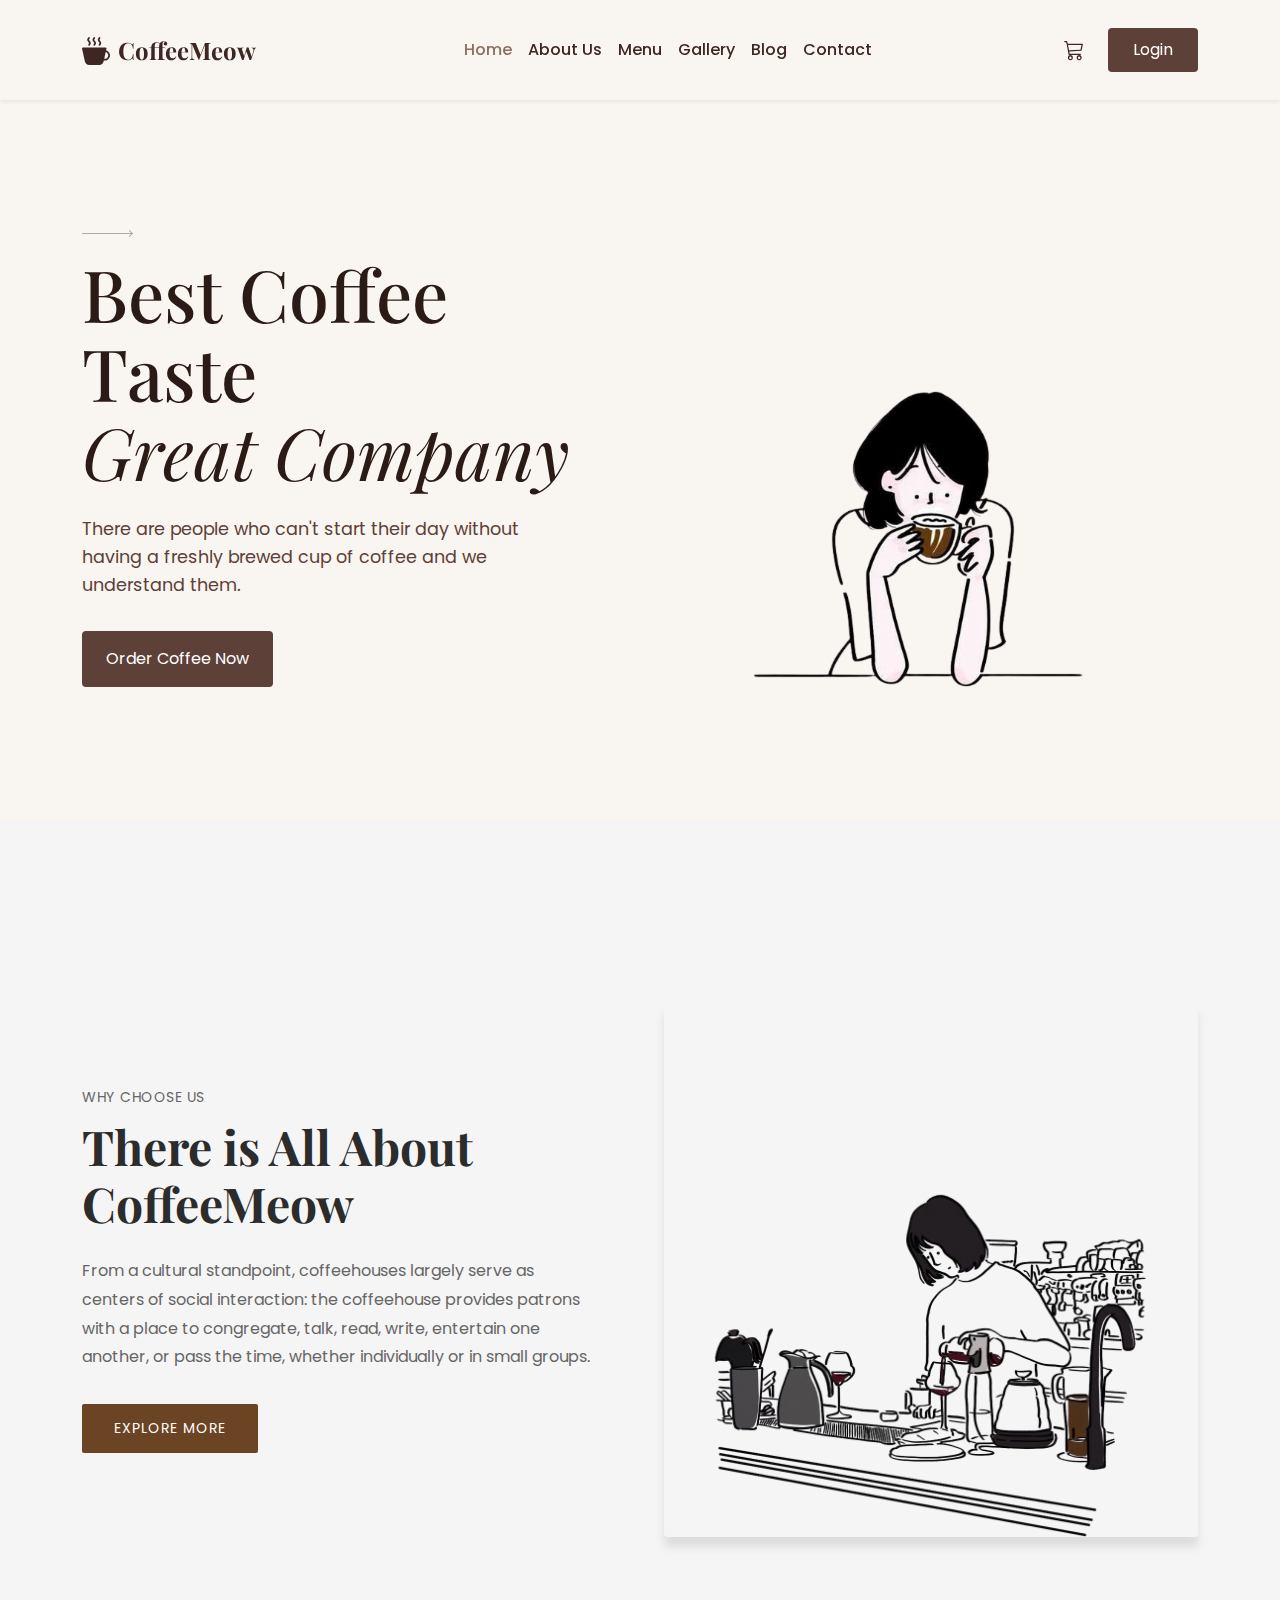
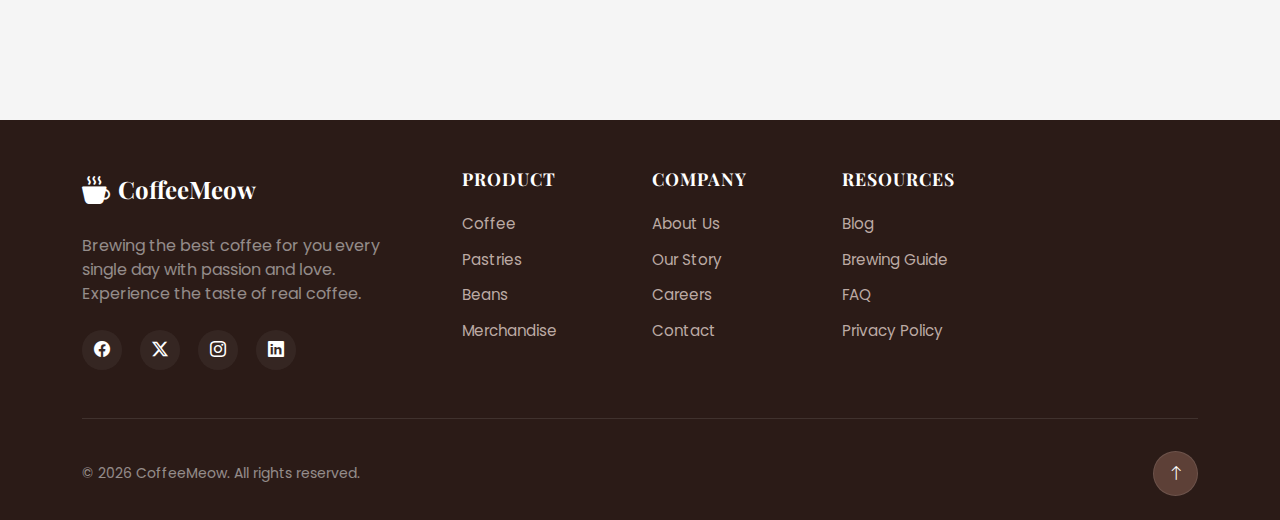
<file: index.html>
<!DOCTYPE html>
<html lang="en">
<head>
    <meta charset="UTF-8">
    <meta name="viewport" content="width=device-width, initial-scale=1.0">
    <title>Landing Page</title>
    <link href="https://cdn.jsdelivr.net/npm/bootstrap@5.3.0/dist/css/bootstrap.min.css" rel="stylesheet">
    <link rel="stylesheet" href="styles.css">
     <link rel="stylesheet" href="https://cdn.jsdelivr.net/npm/bootstrap-icons@1.11.1/font/bootstrap-icons.css">
    <!-- Google Fonts -->
    <link rel="preconnect" href="https://fonts.googleapis.com">
    <link rel="preconnect" href="https://fonts.gstatic.com" crossorigin>
    <link href="https://fonts.googleapis.com/css2?family=Playfair+Display:ital,wght@0,400;0,600;0,700;1,400&family=Poppins:wght@300;400;500;600&display=swap" rel="stylesheet">



</head>
<body>
  
  <div class="bg-cream min-vh-100 d-flex flex-column">
        <!-- Navbar -->
        <nav class="navbar navbar-expand-lg bg-cream sticky-top py-4 shadow-sm" data-bs-theme="light">
            <div class="container">
                <a class="navbar-brand text-coffee d-flex align-items-center gap-2" href="index.html">
                    <i class="bi bi-cup-hot-fill fs-3"></i>
                    <span>CoffeeMeow</span>
                </a>
                
                <button 
                    class="navbar-toggler border-0" 
                    type="button" 
                    data-bs-toggle="collapse" 
                    data-bs-target="#navbarNav" 
                    aria-controls="navbarNav" 
                    aria-expanded="false" 
                    aria-label="Toggle navigation"
                >
                    <span class="navbar-toggler-icon"></span>
                </button>
    
                <div class="collapse navbar-collapse" id="navbarNav">
                    <ul class="navbar-nav mx-auto mb-2 mb-lg-0 align-items-center">
                        <li class="nav-item">
                            <a class="nav-link active " aria-current="page" href="index.html">Home</a>
                        </li>
                        <li class="nav-item">
                            <a class="nav-link" href="about.html">About Us</a>
                        </li>
                        <li class="nav-item">
                            <a class="nav-link" href="#">Menu</a>
                        </li>
                        <li class="nav-item">
                            <a class="nav-link" href="#">Gallery</a>
                        </li>
                        <li class="nav-item">
                            <a class="nav-link" href="#">Blog</a>
                        </li>
                        <li class="nav-item">
                            <a class="nav-link" href="contact.html">Contact</a>
                        </li>
                    </ul>
                    
                    <div class="d-flex align-items-center justify-content-center gap-4 mt-3 mt-lg-0 pb-3 pb-lg-0">
                        <a href="#" class="text-coffee position-relative nav-link p-0">
                            <i class="bi bi-cart3 fs-5"></i>
                        </a>
                        <a href="login.html" class="btn btn-coffee">Login</a>
                    </div>
                </div>
            </div>
        </nav>
    
        <!-- Hero Section -->
        <section class="hero-section flex-grow-1">
            <div class="container">
                <div class="row align-items-center">
                    <!-- Left Content -->
                    <div class="col-lg-6 mb-5 mb-lg-0">
                        <div class="pe-lg-5">
                            <div class="title-decoration"></div>
                            <h1 class="hero-title">
                                Best Coffee Taste<br>
                                <span class="fst-italic fw-light">Great Company</span>
                            </h1>
                            <p class="hero-subtitle">
                                There are people who can't start their day without having a freshly brewed cup of coffee and we understand them.
                            </p>
                            <a href="#" class="btn btn-coffee btn-lg fs-6 px-4 py-3">Order Coffee Now</a>
                        </div>
                    </div>
    
                  
                    <div class="col-lg-6 text-center position-relative">
                        <div class="hero-image-container">
                            <img 
                                src= logo.png
                                alt="Sipping coffee and enjoying the moment" 
                                class="hero-image"
                            >
                        </div>
                    </div>
                </div>
            </div>
        </section>

    <!-- Features Section -->
    <section class="coffee-section">
        <div class="container">
            <div class="row align-items-center g-5">
                
                <!-- Left Column - Content -->
                <div class="col-lg-6">
                    <div class="pe-lg-4">
                        <p class="coffee-label">Why Choose Us</p>
                        <h1 class="coffee-title">
                            There is All About CoffeeMeow
                        </h1>
                        <p class="coffee-description">
                            From a cultural standpoint, coffeehouses largely serve as centers
                            of social interaction: the coffeehouse provides patrons with a
                            place to congregate, talk, read, write, entertain one another, or
                            pass the time, whether individually or in small groups.
                        </p>
                        <button class="explore-btn">Explore More</button>
                    </div>
                </div>

                <!-- Right Column - Image -->
                <div class="col-lg-6">
                    <img 
                        src= logo2.png 
                        alt="Star Coffee House baristas at work" 
                        class="coffee-image"
                    />
                </div>

            </div>
        </div>
    </section>

   

  
   <!-- Footer -->
        <footer class="bg-coffee-dark pt-5 pb-4">
            <div class="container">
            <div class="row g-4">
                <!-- Brand Column -->
                <div class="col-lg-4 col-md-6 mb-4 mb-lg-0">
                <a class="navbar-brand text-white d-flex align-items-center gap-2 mb-4" href="#">
                    <i class="bi bi-cup-hot-fill fs-3"></i>
                    <span>CoffeeMeow</span>
                </a>
                <p class="text-white-50 mb-4 pe-lg-4">
                    Brewing the best coffee for you every single day with passion and love. Experience the taste of real coffee.
                </p>
                <div class="d-flex gap-2">
                    <a href="#" class="social-icon"><i class="bi bi-facebook"></i></a>
                    <a href="#" class="social-icon"><i class="bi bi-twitter-x"></i></a>
                    <a href="#" class="social-icon"><i class="bi bi-instagram"></i></a>
                    <a href="#" class="social-icon"><i class="bi bi-linkedin"></i></a>
                </div>
                </div>

                <!-- Links Columns -->
                <div class="col-lg-2 col-md-6 col-6">
                <h5 class="footer-heading">Product</h5>
                <ul class="list-unstyled">
                    <li><a href="#" class="footer-link">Coffee</a></li>
                    <li><a href="#" class="footer-link">Pastries</a></li>
                    <li><a href="#" class="footer-link">Beans</a></li>
                    <li><a href="#" class="footer-link">Merchandise</a></li>
                </ul>
                </div>

                <div class="col-lg-2 col-md-6 col-6">
                <h5 class="footer-heading">Company</h5>
                <ul class="list-unstyled">
                    <li><a href="#" class="footer-link">About Us</a></li>
                    <li><a href="#" class="footer-link">Our Story</a></li>
                    <li><a href="#" class="footer-link">Careers</a></li>
                    <li><a href="#" class="footer-link">Contact</a></li>
                </ul>
                </div>

                <div class="col-lg-4 col-md-6">
                <h5 class="footer-heading">Resources</h5>
                <ul class="list-unstyled">
                    <li><a href="#" class="footer-link">Blog</a></li>
                    <li><a href="#" class="footer-link">Brewing Guide</a></li>
                    <li><a href="#" class="footer-link">FAQ</a></li>
                    <li><a href="#" class="footer-link">Privacy Policy</a></li>
                </ul>
                </div>
            </div>

            <div class="footer-divider"></div>

            <div class="row align-items-center">
                <div class="col-md-6 text-center text-md-start mb-3 mb-md-0">
                <p class="text-white-50 mb-0 small">
                    &copy; 2026 CoffeeMeow. All rights reserved.
                </p>
                </div>
                <div class="col-md-6 text-center text-md-end">
                <div class="d-flex justify-content-center justify-content-md-end align-items-center gap-3">
                    <a href="#" class="social-icon d-md-none"><i class="bi bi-facebook"></i></a>
                    <a href="#" class="scroll-top-btn" onclick="event.preventDefault(); window.scrollTo({top: 0, behavior: 'smooth'});">
                    <i class="bi bi-arrow-up"></i>
                    </a>
                </div>
                </div>
            </div>
            </div>
        </footer>
    </div>
    <script src="https://cdn.jsdelivr.net/npm/bootstrap@5.3.0/dist/js/bootstrap.bundle.min.js"></script>
</body>
</html>
</file>
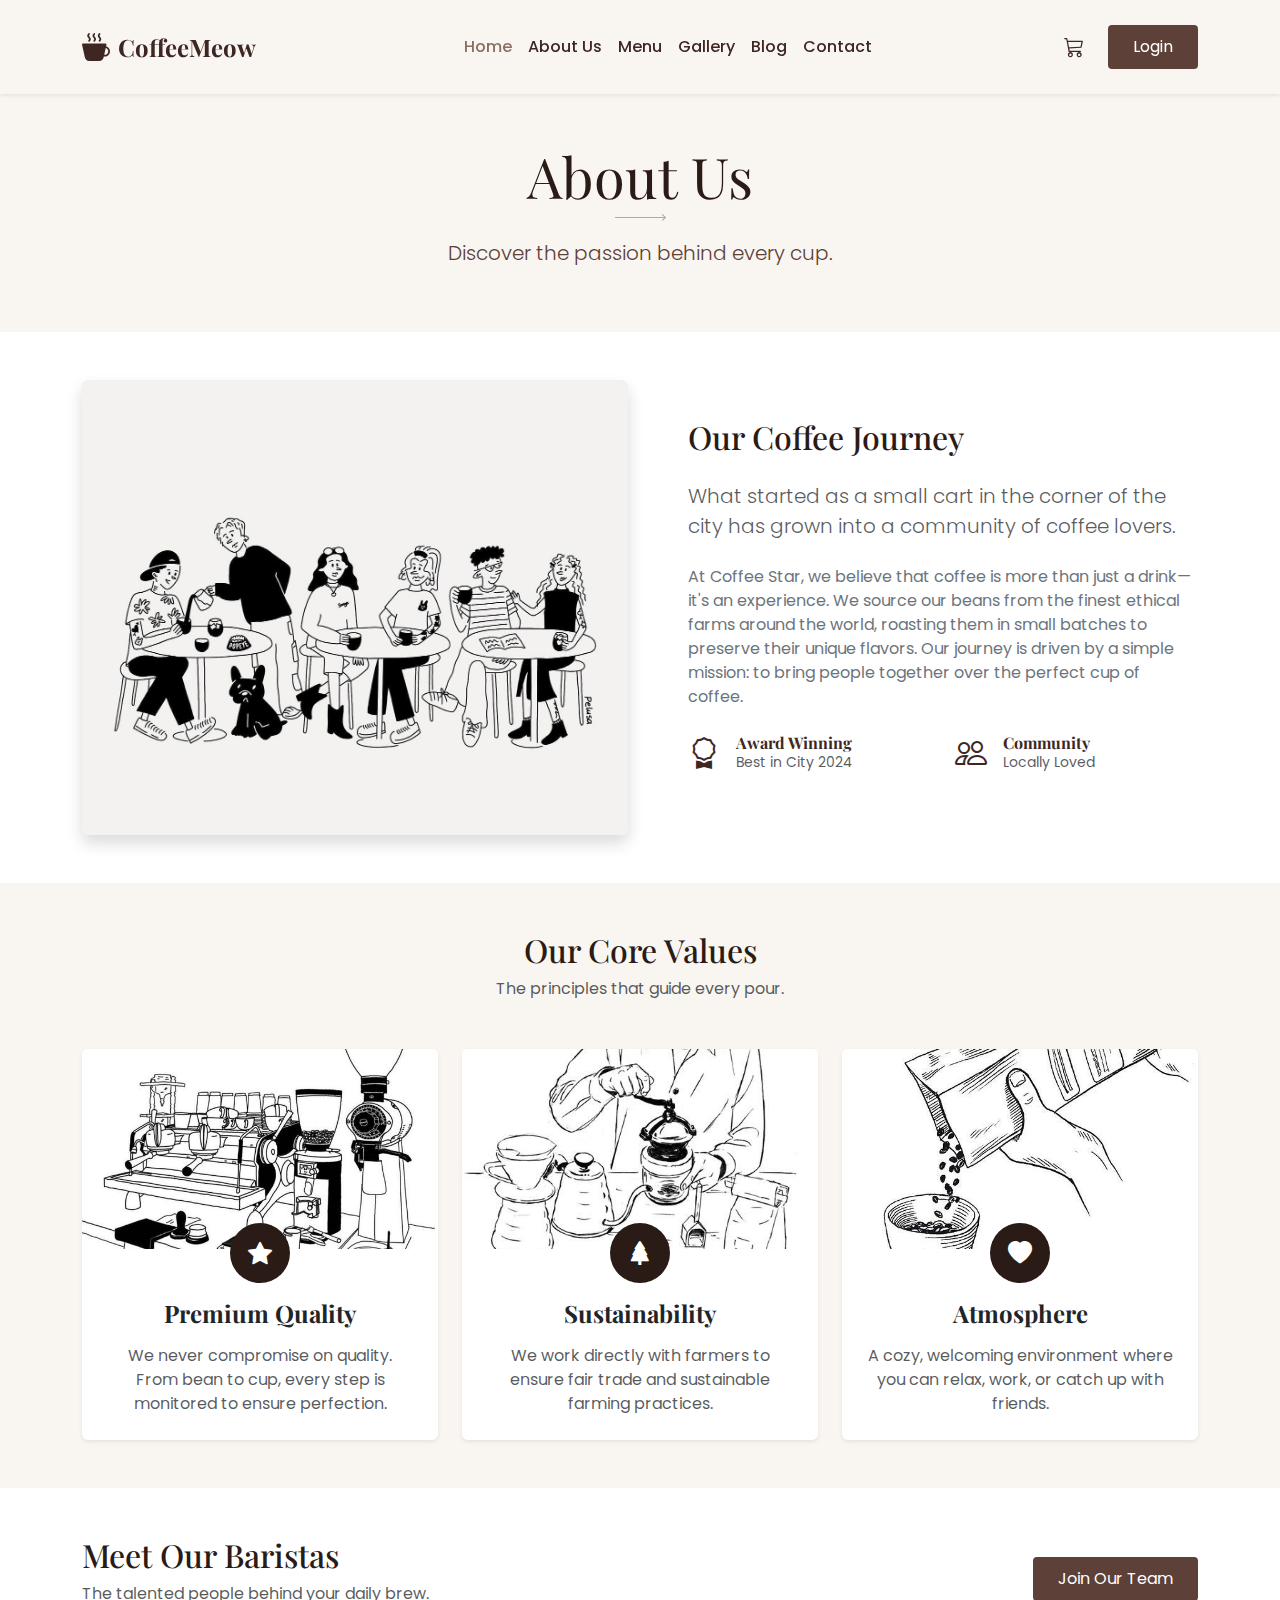
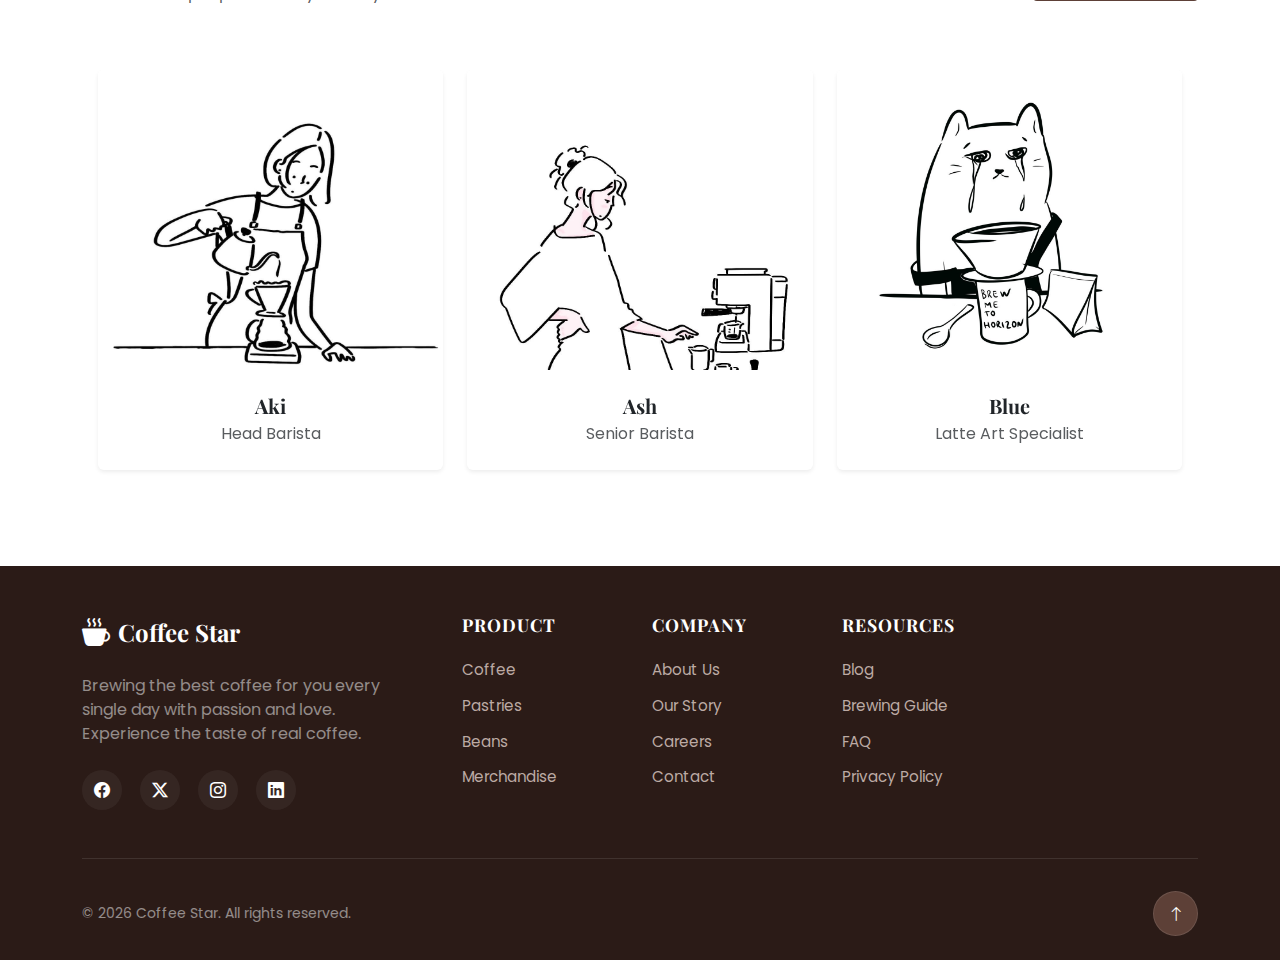
<file: about.html>
<html lang="en">
<head>
    <meta charset="UTF-8">
    <meta name="viewport" content="width=device-width, initial-scale=1.0">
    <title>About Page</title>
    <link href="https://cdn.jsdelivr.net/npm/bootstrap@5.3.0/dist/css/bootstrap.min.css" rel="stylesheet">
    <link rel="stylesheet" href="styles.css">
     <link rel="stylesheet" href="https://cdn.jsdelivr.net/npm/bootstrap-icons@1.11.1/font/bootstrap-icons.css">
    <!-- Google Fonts -->
    <link rel="preconnect" href="https://fonts.googleapis.com">
    <link rel="preconnect" href="https://fonts.gstatic.com" crossorigin>
    <link href="https://fonts.googleapis.com/css2?family=Playfair+Display:ital,wght@0,400;0,600;0,700;1,400&family=Poppins:wght@300;400;500;600&display=swap" rel="stylesheet">
    

</head>
<body>

    <div class="bg-cream min-vh-100 d-flex flex-column">
        <!-- Navbar -->
          <nav class="navbar navbar-expand-lg bg-cream sticky-top py-4 shadow-sm" data-bs-theme="light">
            <div class="container">
                <a class="navbar-brand text-coffee d-flex align-items-center gap-2" href="index.html">
                    <i class="bi bi-cup-hot-fill fs-3"></i>
                    <span>CoffeeMeow</span>
                </a>
                
                <button 
                    class="navbar-toggler border-0" 
                    type="button" 
                    data-bs-toggle="collapse" 
                    data-bs-target="#navbarNav" 
                    aria-controls="navbarNav" 
                    aria-expanded="false" 
                    aria-label="Toggle navigation"
                >
                    <span class="navbar-toggler-icon"></span>
                </button>
    
                <div class="collapse navbar-collapse" id="navbarNav">
                    <ul class="navbar-nav mx-auto mb-2 mb-lg-0 align-items-center">
                        <li class="nav-item">
                            <a class="nav-link active" aria-current="page" href="index.html">Home</a>
                        </li>
                        <li class="nav-item">
                            <a class="nav-link" href="about.html">About Us</a>
                        </li>
                        <li class="nav-item">
                            <a class="nav-link" href="#">Menu</a>
                        </li>
                        <li class="nav-item">
                            <a class="nav-link" href="#">Gallery</a>
                        </li>
                        <li class="nav-item">
                            <a class="nav-link" href="#">Blog</a>
                        </li>
                        <li class="nav-item">
                            <a class="nav-link" href="contact.html">Contact</a>
                        </li>
                    </ul>
                    
                    <div class="d-flex align-items-center justify-content-center gap-4 mt-3 mt-lg-0 pb-3 pb-lg-0">
                        <a href="#" class="text-coffee position-relative nav-link p-0">
                            <i class="bi bi-cart3 fs-5"></i>
                        </a>
                        <a href="login.html" class="btn btn-coffee">Login</a>
                    </div>
                </div>
            </div>
        </nav>
    
    
        <!-- About Header -->
        <section class="bg-cream py-5">
            <div class="container text-center">
                <h1 class="display-4" style="font-family: 'Playfair Display', serif; color: #2b1b17;">About Us</h1>
                <div class="title-decoration mx-auto"></div>
                <p class="lead" style="color: #5d4037;">Discover the passion behind every cup.</p>
            </div>
        </section>

        <!-- Our Story Section -->
        <section class="py-5 bg-white">
            <div class="container">
            <div class="row align-items-center">
                <div class="col-lg-6 mb-4 mb-lg-0">
                <div class="position-relative">
                    <img 
                        src="pic1.jpg" 
                        alt="Coffee Shop Interior" 
                        class="img-fluid rounded shadow"
                    >
                    
                </div>
                </div>
                <div class="col-lg-6 ps-lg-5">
                <h2 class="mb-4" style="font-family: 'Playfair Display', serif; color: #2b1b17;">Our Coffee Journey</h2>
                <p class="lead text-muted mb-4">
                    What started as a small cart in the corner of the city has grown into a community of coffee lovers.
                </p>
                <p class="mb-4 text-secondary">
                    At Coffee Star, we believe that coffee is more than just a drink—it's an experience. We source our beans from the finest ethical farms around the world, roasting them in small batches to preserve their unique flavors. Our journey is driven by a simple mission: to bring people together over the perfect cup of coffee.
                </p>
                <div class="row g-4 mb-4">
                    <div class="col-6">
                        <div class="d-flex align-items-center gap-3">
                        <i class="bi bi-award fs-2 text-coffee"></i>
                        <div>
                            <h6 class="mb-0 fw-bold">Award Winning</h6>
                            <small class="text-muted">Best in City 2024</small>
                        </div>
                        </div>
                    </div>
                    <div class="col-6">
                        <div class="d-flex align-items-center gap-3">
                        <i class="bi bi-people fs-2 text-coffee"></i>
                        <div>
                            <h6 class="mb-0 fw-bold">Community</h6>
                            <small class="text-muted">Locally Loved</small>
                        </div>
                        </div>
                    </div>
                </div>
                </div>
            </div>
            </div>
        </section>

        <!-- Values Cards Section -->
        <section class="py-5 bg-cream">
            <div class="container">
            <div class="text-center mb-5">
                <h2 style="font-family: 'Playfair Display', serif; color: #2b1b17;">Our Core Values</h2>
                <p class="text-muted">The principles that guide every pour.</p>
            </div>
            
            <div class="row g-4">
                <div class="col-md-4">
                    <div class="card h-100 border-0 shadow-sm hover-shadow transition-all">
                        <img 
                        src="image1.jpg" 
                        class="card-img-top" 
                        alt="Quality Coffee"
                        style="height: 200px; object-fit: cover;"
                        >
                        <div class="card-body text-center p-4">
                        <div class="bg-coffee-dark text-white rounded-circle d-inline-flex align-items-center justify-content-center mb-3" style="width: 60px; height: 60px; margin-top: -50px;">
                            <i class="bi bi-star-fill fs-4"></i>
                        </div>
                        <h4 class="card-title fw-bold mb-3" style="font-family: 'Playfair Display', serif;">Premium Quality</h4>
                        <p class="card-text text-muted">We never compromise on quality. From bean to cup, every step is monitored to ensure perfection.</p>
                        </div>
                    </div>
                </div>
                
                <div class="col-md-4">
                    <div class="card h-100 border-0 shadow-sm hover-shadow transition-all">
                        <img 
                        src="image2.jpg" 
                        class="card-img-top" 
                        alt="Sustainability"
                        style="height: 200px; object-fit: cover;"
                        >
                        <div class="card-body text-center p-4">
                        <div class="bg-coffee-dark text-white rounded-circle d-inline-flex align-items-center justify-content-center mb-3" style="width: 60px; height: 60px; margin-top: -50px;">
                            <i class="bi bi-tree-fill fs-4"></i>
                        </div>
                        <h4 class="card-title fw-bold mb-3" style="font-family: 'Playfair Display', serif;">Sustainability</h4>
                        <p class="card-text text-muted">We work directly with farmers to ensure fair trade and sustainable farming practices.</p>
                        </div>
                    </div>
                </div>
                
                <div class="col-md-4">
                    <div class="card h-100 border-0 shadow-sm hover-shadow transition-all">
                        <img 
                        src="image3.jpg" 
                        class="card-img-top" 
                        alt="Atmosphere"
                        style="height: 200px; object-fit: cover;"
                        >
                        <div class="card-body text-center p-4">
                        <div class="bg-coffee-dark text-white rounded-circle d-inline-flex align-items-center justify-content-center mb-3" style="width: 60px; height: 60px; margin-top: -50px;">
                            <i class="bi bi-heart-fill fs-4"></i>
                        </div>
                        <h4 class="card-title fw-bold mb-3" style="font-family: 'Playfair Display', serif;">Atmosphere</h4>
                        <p class="card-text text-muted">A cozy, welcoming environment where you can relax, work, or catch up with friends.</p>
                        </div>
                    </div>
                </div>
            </div>
            </div>
        </section>

        <!-- Team Carousel Section (Barista Cards) -->
        <section class="py-5 bg-white">
            <div class="container">
            <div class="row align-items-center mb-5">
                <div class="col-lg-6">
                    <h2 style="font-family: 'Playfair Display', serif; color: #2b1b17;">Meet Our Baristas</h2>
                    <p class="text-muted">The talented people behind your daily brew.</p>
                </div>
                <div class="col-lg-6 text-lg-end">
                    <a href="#" class="btn btn-coffee">Join Our Team</a>
                </div>
            </div>

            <div id="teamCarousel" class="carousel slide" data-bs-ride="carousel">
                <div class="carousel-indicators">
                    <button type="button" data-bs-target="#teamCarousel" data-bs-slide-to="0" class="active" aria-current="true" aria-label="Slide 1"></button>
                    <button type="button" data-bs-target="#teamCarousel" data-bs-slide-to="1" aria-label="Slide 2"></button>
                </div>
                <div class="carousel-inner pb-5">
                    <div class="carousel-item active">
                        <div class="row g-4 px-3">
                            <div class="col-md-4">
                                <div class="card h-100 border-0 shadow-sm hover-shadow transition-all text-center">
                                    <img 
                                        src="barista.jpg" 
                                        class="card-img-top" 
                                        alt="Sarah Johnson"
                                        style="height: 300px; object-fit: cover;"
                                    >
                                    <div class="card-body p-4">
                                        <h5 class="card-title fw-bold mb-1" style="font-family: 'Playfair Display', serif;">Aki</h5>
                                        <p class="text-muted mb-0">Head Barista</p>
                                    </div>
                                </div>
                            </div>
                            <div class="col-md-4">
                                <div class="card h-100 border-0 shadow-sm hover-shadow transition-all text-center">
                                    <img 
                                        src="barista2.jpg" 
                                        class="card-img-top" 
                                        alt="Michael Chen"
                                        style="height: 300px; object-fit: cover;"
                                    >
                                    <div class="card-body p-4">
                                        <h5 class="card-title fw-bold mb-1" style="font-family: 'Playfair Display', serif;">Ash</h5>
                                        <p class="text-muted mb-0">Senior Barista</p>
                                    </div>
                                </div>
                            </div>
                            <div class="col-md-4">
                                <div class="card h-100 border-0 shadow-sm hover-shadow transition-all text-center">
                                    <img 
                                        src="barista3.jpg" 
                                        class="card-img-top" 
                                        alt="Emma Rodriguez"
                                        style="height: 300px; object-fit: cover;"
                                    >
                                    <div class="card-body p-4">
                                        <h5 class="card-title fw-bold mb-1" style="font-family: 'Playfair Display', serif;">Blue</h5>
                                        <p class="text-muted mb-0">Latte Art Specialist</p>
                                    </div>
                                </div>
                            </div>
                        </div>
                    </div>
                    <div class="carousel-item">
                        <div class="row g-4 px-3">
                            <div class="col-md-4">
                                <div class="card h-100 border-0 shadow-sm hover-shadow transition-all text-center">
                                    <img 
                                        src="barista3.jpg" 
                                        class="card-img-top" 
                                        alt="Alex Thompson"
                                        style="height: 300px; object-fit: cover;"
                                    >
                                    <div class="card-body p-4">
                                        <h5 class="card-title fw-bold mb-1" style="font-family: 'Playfair Display', serif;">Catneow</h5>
                                        <p class="text-muted mb-0">Coffee Roaster</p>
                                    </div>
                                </div>
                            </div>
                            <div class="col-md-4">
                                <div class="card h-100 border-0 shadow-sm hover-shadow transition-all text-center">
                                    <img 
                                        src="barista2.jpg" 
                                        class="card-img-top" 
                                        alt="Lisa Park"
                                        style="height: 300px; object-fit: cover;"
                                    >
                                    <div class="card-body p-4">
                                        <h5 class="card-title fw-bold mb-1" style="font-family: 'Playfair Display', serif;">Monday</h5>
                                        <p class="text-muted mb-0">Barista Trainer</p>
                                    </div>
                                </div>
                            </div>
                            <div class="col-md-4">
                                <div class="card h-100 border-0 shadow-sm hover-shadow transition-all text-center">
                                    <img 
                                        src="barista.jpg" 
                                        class="card-img-top" 
                                        alt="David Martinez"
                                        style="height: 300px; object-fit: cover;"
                                    >
                                    <div class="card-body p-4">
                                        <h5 class="card-title fw-bold mb-1" style="font-family: 'Playfair Display', serif;">Emma</h5>
                                        <p class="text-muted mb-0">Barista</p>
                                    </div>
                                </div>
                            </div>
                        </div>
                    </div>
                </div>
                <button class="carousel-control-prev" type="button" data-bs-target="#teamCarousel" data-bs-slide="prev" style="width: 5%;">
                    <span class="carousel-control-prev-icon" aria-hidden="true"></span>
                    <span class="visually-hidden">Previous</span>
                </button>
                <button class="carousel-control-next" type="button" data-bs-target="#teamCarousel" data-bs-slide="next" style="width: 5%;">
                    <span class="carousel-control-next-icon" aria-hidden="true"></span>
                    <span class="visually-hidden">Next</span>
                </button>
            </div>
            </div>
        </section>
        
        <!-- Footer -->
        <footer class="bg-coffee-dark pt-5 pb-4">
            <div class="container">
            <div class="row g-4">
                <!-- Brand Column -->
                <div class="col-lg-4 col-md-6 mb-4 mb-lg-0">
                <a class="navbar-brand text-white d-flex align-items-center gap-2 mb-4" href="landing.html">
                    <i class="bi bi-cup-hot-fill fs-3"></i>
                    <span>Coffee Star</span>
                </a>
                <p class="text-white-50 mb-4 pe-lg-4">
                    Brewing the best coffee for you every single day with passion and love. Experience the taste of real coffee.
                </p>
                <div class="d-flex gap-2">
                    <a href="#" class="social-icon"><i class="bi bi-facebook"></i></a>
                    <a href="#" class="social-icon"><i class="bi bi-twitter-x"></i></a>
                    <a href="#" class="social-icon"><i class="bi bi-instagram"></i></a>
                    <a href="#" class="social-icon"><i class="bi bi-linkedin"></i></a>
                </div>
                </div>

                <!-- Links Columns -->
                <div class="col-lg-2 col-md-6 col-6">
                <h5 class="footer-heading">Product</h5>
                <ul class="list-unstyled">
                    <li><a href="#" class="footer-link">Coffee</a></li>
                    <li><a href="#" class="footer-link">Pastries</a></li>
                    <li><a href="#" class="footer-link">Beans</a></li>
                    <li><a href="#" class="footer-link">Merchandise</a></li>
                </ul>
                </div>

                <div class="col-lg-2 col-md-6 col-6">
                <h5 class="footer-heading">Company</h5>
                <ul class="list-unstyled">
                    <li><a href="about.html" class="footer-link">About Us</a></li>
                    <li><a href="#" class="footer-link">Our Story</a></li>
                    <li><a href="#" class="footer-link">Careers</a></li>
                    <li><a href="#" class="footer-link">Contact</a></li>
                </ul>
                </div>

                <div class="col-lg-4 col-md-6">
                <h5 class="footer-heading">Resources</h5>
                <ul class="list-unstyled">
                    <li><a href="#" class="footer-link">Blog</a></li>
                    <li><a href="#" class="footer-link">Brewing Guide</a></li>
                    <li><a href="#" class="footer-link">FAQ</a></li>
                    <li><a href="#" class="footer-link">Privacy Policy</a></li>
                </ul>
                </div>
            </div>

            <div class="footer-divider"></div>

            <div class="row align-items-center">
                <div class="col-md-6 text-center text-md-start mb-3 mb-md-0">
                <p class="text-white-50 mb-0 small">
                    &copy; 2026 Coffee Star. All rights reserved.
                </p>
                </div>
                <div class="col-md-6 text-center text-md-end">
                <div class="d-flex justify-content-center justify-content-md-end align-items-center gap-3">
                    <a href="#" class="social-icon d-md-none"><i class="bi bi-facebook"></i></a>
                    <a href="#" class="scroll-top-btn" onclick="event.preventDefault(); window.scrollTo({top: 0, behavior: 'smooth'});">
                    <i class="bi bi-arrow-up"></i>
                    </a>
                </div>
                </div>
            </div>
            </div>
        </footer>
    </div>

    <!-- Bootstrap Bundle with Popper -->
    <script src="https://cdn.jsdelivr.net/npm/bootstrap@5.3.2/dist/js/bootstrap.bundle.min.js"></script>

</body>
</html>
</file>
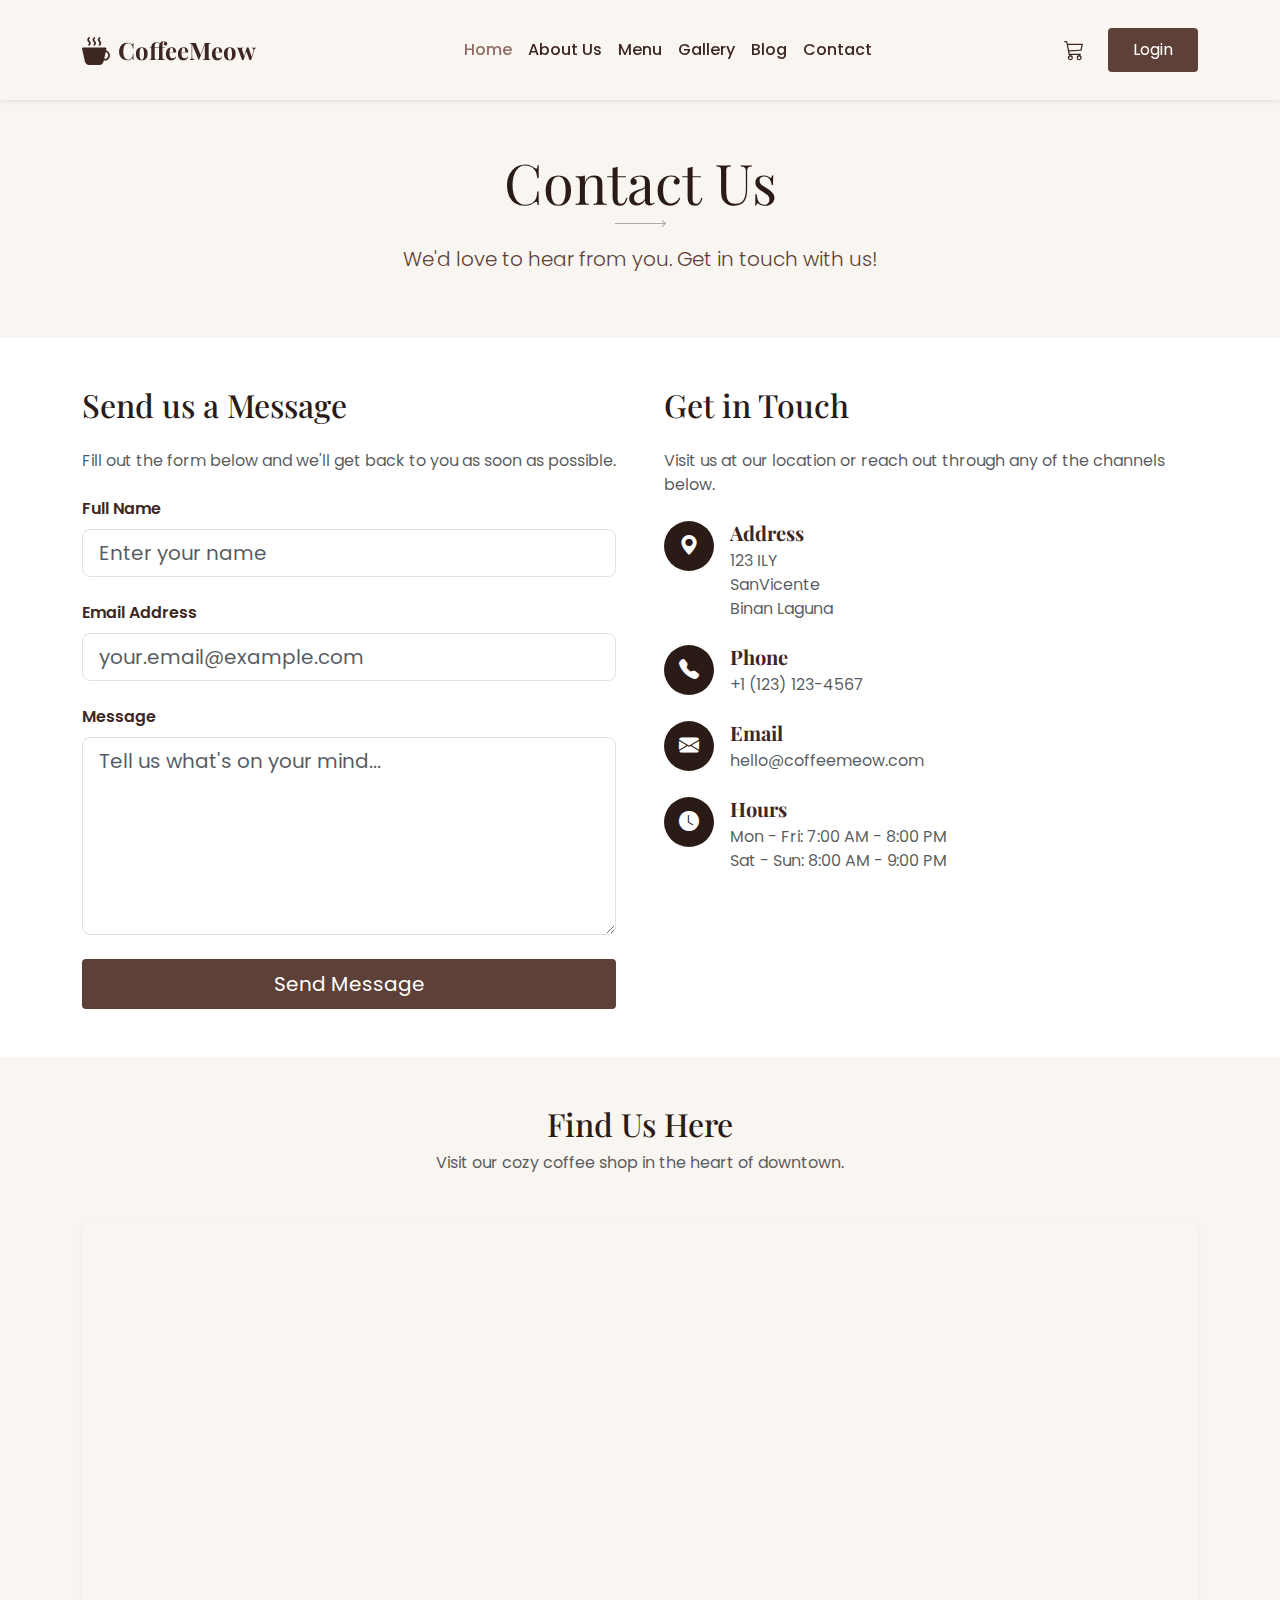
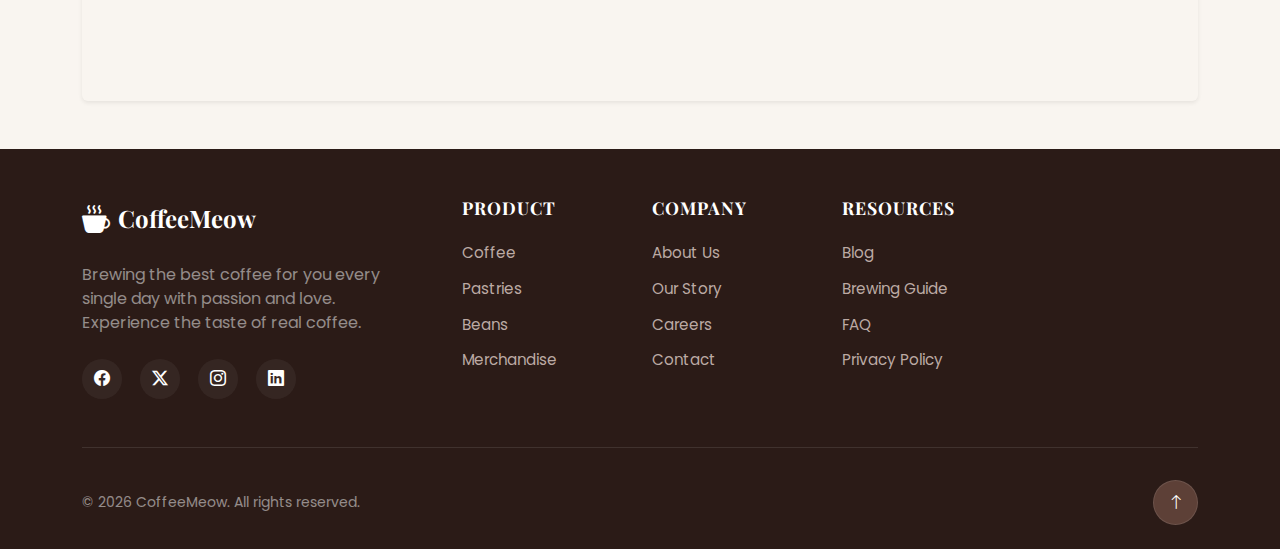
<file: contact.html>
<!DOCTYPE html>
<html lang="en">

<head>
    <meta charset="UTF-8">
    <meta name="viewport" content="width=device-width, initial-scale=1.0">
    <title>Contact Page</title>
    <link href="https://cdn.jsdelivr.net/npm/bootstrap@5.3.0/dist/css/bootstrap.min.css" rel="stylesheet">
    <link rel="stylesheet" href="styles.css">
    <link rel="stylesheet" href="https://cdn.jsdelivr.net/npm/bootstrap-icons@1.11.1/font/bootstrap-icons.css">
    <!-- Google Fonts -->
    <link rel="preconnect" href="https://fonts.googleapis.com">
    <link rel="preconnect" href="https://fonts.gstatic.com" crossorigin>
    <link
        href="https://fonts.googleapis.com/css2?family=Playfair+Display:ital,wght@0,400;0,600;0,700;1,400&family=Poppins:wght@300;400;500;600&display=swap"
        rel="stylesheet">



</head>

<body>

    <div class="bg-cream min-vh-100 d-flex flex-column">
        <!-- Navbar -->
        <nav class="navbar navbar-expand-lg bg-cream sticky-top py-4 shadow-sm" data-bs-theme="light">
            <div class="container">
                <a class="navbar-brand text-coffee d-flex align-items-center gap-2" href="#">
                    <i class="bi bi-cup-hot-fill fs-3"></i>
                    <span>CoffeeMeow</span>
                </a>

                <button class="navbar-toggler border-0" type="button" data-bs-toggle="collapse"
                    data-bs-target="#navbarNav" aria-controls="navbarNav" aria-expanded="false"
                    aria-label="Toggle navigation">
                    <span class="navbar-toggler-icon"></span>
                </button>

                <div class="collapse navbar-collapse" id="navbarNav">
                    <ul class="navbar-nav mx-auto mb-2 mb-lg-0 align-items-center">
                        <li class="nav-item">
                            <a class="nav-link active " aria-current="page" href="index.html">Home</a>
                        </li>
                        <li class="nav-item">
                            <a class="nav-link" href="about.html">About Us</a>
                        </li>
                        <li class="nav-item">
                            <a class="nav-link" href="#">Menu</a>
                        </li>
                        <li class="nav-item">
                            <a class="nav-link" href="#">Gallery</a>
                        </li>
                        <li class="nav-item">
                            <a class="nav-link" href="#">Blog</a>
                        </li>
                        <li class="nav-item">
                            <a class="nav-link" href="contact.html">Contact</a>
                        </li>
                    </ul>

                    <div class="d-flex align-items-center justify-content-center gap-4 mt-3 mt-lg-0 pb-3 pb-lg-0">
                        <a href="#" class="text-coffee position-relative nav-link p-0">
                            <i class="bi bi-cart3 fs-5"></i>
                        </a>
                        <a href="login.html" class="btn btn-coffee">Login</a>
                    </div>
                </div>
            </div>
        </nav>
         <!-- Contact Header -->
        <section class="bg-cream py-5">
            <div class="container text-center">
                <h1 class="display-4" style="font-family: 'Playfair Display', serif; color: #2b1b17;">Contact Us</h1>
                <div class="title-decoration mx-auto"></div>
                <p class="lead" style="color: #5d4037;">We'd love to hear from you. Get in touch with us!</p>
            </div>
        </section>

        <!-- Contact Form & Info Section -->
        <section class="py-5 bg-white">
            <div class="container">
                <div class="row g-5">
                    <!-- Contact Form -->
                    <div class="col-lg-6">
                        <h2 class="mb-4" style="font-family: 'Playfair Display', serif; color: #2b1b17;">Send us a Message</h2>
                        <p class="text-muted mb-4">Fill out the form below and we'll get back to you as soon as possible.</p>
                        
                        <form>
                            <div class="mb-4">
                                <label for="name" class="form-label fw-semibold">Full Name</label>
                                <input 
                                    type="text" 
                                    class="form-control form-control-lg" 
                                    id="name" 
                                    placeholder="Enter your name"
                                    required
                                >
                            </div>
                            
                            <div class="mb-4">
                                <label for="email" class="form-label fw-semibold">Email Address</label>
                                <input 
                                    type="email" 
                                    class="form-control form-control-lg" 
                                    id="email" 
                                    placeholder="your.email@example.com"
                                    required
                                >
                            </div>
                            
                            <div class="mb-4">
                                <label for="message" class="form-label fw-semibold">Message</label>
                                <textarea 
                                    class="form-control form-control-lg" 
                                    id="message" 
                                    rows="6"
                                    placeholder="Tell us what's on your mind..."
                                    required
                                ></textarea>
                            </div>
                            
                            <button type="submit" class="btn btn-coffee btn-lg w-100">
                                Send Message
                            </button>
                        </form>
                    </div>

                    <!-- Contact Information -->
                    <div class="col-lg-6">
                        <h2 class="mb-4" style="font-family: 'Playfair Display', serif; color: #2b1b17;">Get in Touch</h2>
                        <p class="text-muted mb-4">Visit us at our location or reach out through any of the channels below.</p>
                        
                        <div class="mb-4">
                            <div class="d-flex align-items-start gap-3 mb-4">
                                <div class="bg-coffee-dark text-white rounded-circle d-flex align-items-center justify-content-center" style="width: 50px; height: 50px; min-width: 50px;">
                                    <i class="bi bi-geo-alt-fill fs-5"></i>
                                </div>
                                <div>
                                    <h5 class="fw-bold mb-1">Address</h5>
                                    <p class="text-muted mb-0">123 ILY<br>SanVicente<br>Binan Laguna</p>
                                </div>
                            </div>
                            
                            <div class="d-flex align-items-start gap-3 mb-4">
                                <div class="bg-coffee-dark text-white rounded-circle d-flex align-items-center justify-content-center" style="width: 50px; height: 50px; min-width: 50px;">
                                    <i class="bi bi-telephone-fill fs-5"></i>
                                </div>
                                <div>
                                    <h5 class="fw-bold mb-1">Phone</h5>
                                    <p class="text-muted mb-0">+1 (123) 123-4567</p>
                                </div>
                            </div>
                            
                            <div class="d-flex align-items-start gap-3 mb-4">
                                <div class="bg-coffee-dark text-white rounded-circle d-flex align-items-center justify-content-center" style="width: 50px; height: 50px; min-width: 50px;">
                                    <i class="bi bi-envelope-fill fs-5"></i>
                                </div>
                                <div>
                                    <h5 class="fw-bold mb-1">Email</h5>
                                    <p class="text-muted mb-0">hello@coffeemeow.com</p>
                                </div>
                            </div>
                            
                            <div class="d-flex align-items-start gap-3">
                                <div class="bg-coffee-dark text-white rounded-circle d-flex align-items-center justify-content-center" style="width: 50px; height: 50px; min-width: 50px;">
                                    <i class="bi bi-clock-fill fs-5"></i>
                                </div>
                                <div>
                                    <h5 class="fw-bold mb-1">Hours</h5>
                                    <p class="text-muted mb-0">
                                        Mon - Fri: 7:00 AM - 8:00 PM<br>
                                        Sat - Sun: 8:00 AM - 9:00 PM
                                    </p>
                                </div>
                            </div>
                        </div>
                    </div>
                </div>
            </div>
        </section>

        <!-- Google Maps Section -->
        <section class="py-5 bg-cream">
            <div class="container">
                <div class="text-center mb-5">
                    <h2 style="font-family: 'Playfair Display', serif; color: #2b1b17;">Find Us Here</h2>
                    <p class="text-muted">Visit our cozy coffee shop in the heart of downtown.</p>
                </div>
                
                <div class="ratio ratio-21x9 rounded shadow-sm overflow-hidden">
                    <iframe 
                        src="https://www.google.com/maps/embed?pb=!1m18!1m12!1m3!1d15465.018362217068!2d121.08235089999998!3d14.296634899999999!2m3!1f0!2f0!3f0!3m2!1i1024!2i768!4f13.1!3m3!1m2!1s0x3397d828a0eb09d3%3A0xb724c6766df3c945!2sStarbucks%20Caltex%20SLEX%20Mamplasan%20Drive-Thru%20(Southbound)!5e0!3m2!1sen!2sph!4v1770952188857!5m2!1sen!2sph"
                        style="border: 0;"
                        allowfullscreen
                        loading="lazy"
                        referrerpolicy="no-referrer-when-downgrade"
                        title="Coffee Star Location"
                    ></iframe>

                  
                </div>
            </div>
        </section>
      <footer class="bg-coffee-dark pt-5 pb-4">
            <div class="container">
            <div class="row g-4">
                <!-- Brand Column -->
                <div class="col-lg-4 col-md-6 mb-4 mb-lg-0">
                <a class="navbar-brand text-white d-flex align-items-center gap-2 mb-4" href="landing.html">
                    <i class="bi bi-cup-hot-fill fs-3"></i>
                    <span>CoffeeMeow</span>
                </a>
                <p class="text-white-50 mb-4 pe-lg-4">
                    Brewing the best coffee for you every single day with passion and love. Experience the taste of real coffee.
                </p>
                <div class="d-flex gap-2">
                    <a href="#" class="social-icon"><i class="bi bi-facebook"></i></a>
                    <a href="#" class="social-icon"><i class="bi bi-twitter-x"></i></a>
                    <a href="#" class="social-icon"><i class="bi bi-instagram"></i></a>
                    <a href="#" class="social-icon"><i class="bi bi-linkedin"></i></a>
                </div>
                </div>

                <!-- Links Columns -->
                <div class="col-lg-2 col-md-6 col-6">
                <h5 class="footer-heading">Product</h5>
                <ul class="list-unstyled">
                    <li><a href="#" class="footer-link">Coffee</a></li>
                    <li><a href="#" class="footer-link">Pastries</a></li>
                    <li><a href="#" class="footer-link">Beans</a></li>
                    <li><a href="#" class="footer-link">Merchandise</a></li>
                </ul>
                </div>

                <div class="col-lg-2 col-md-6 col-6">
                <h5 class="footer-heading">Company</h5>
                <ul class="list-unstyled">
                    <li><a href="about.html" class="footer-link">About Us</a></li>
                    <li><a href="#" class="footer-link">Our Story</a></li>
                    <li><a href="#" class="footer-link">Careers</a></li>
                    <li><a href="#" class="footer-link">Contact</a></li>
                </ul>
                </div>

                <div class="col-lg-4 col-md-6">
                <h5 class="footer-heading">Resources</h5>
                <ul class="list-unstyled">
                    <li><a href="#" class="footer-link">Blog</a></li>
                    <li><a href="#" class="footer-link">Brewing Guide</a></li>
                    <li><a href="#" class="footer-link">FAQ</a></li>
                    <li><a href="#" class="footer-link">Privacy Policy</a></li>
                </ul>
                </div>
            </div>

            <div class="footer-divider"></div>

            <div class="row align-items-center">
                <div class="col-md-6 text-center text-md-start mb-3 mb-md-0">
                <p class="text-white-50 mb-0 small">
                    &copy; 2026 CoffeeMeow. All rights reserved.
                </p>
                </div>
                <div class="col-md-6 text-center text-md-end">
                <div class="d-flex justify-content-center justify-content-md-end align-items-center gap-3">
                    <a href="#" class="social-icon d-md-none"><i class="bi bi-facebook"></i></a>
                    <a href="#" class="scroll-top-btn" onclick="event.preventDefault(); window.scrollTo({top: 0, behavior: 'smooth'});">
                    <i class="bi bi-arrow-up"></i>
                    </a>
                </div>
                </div>
            </div>
            </div>
        </footer>

        <script src="https://cdn.jsdelivr.net/npm/bootstrap@5.3.0/dist/js/bootstrap.bundle.min.js"></script>

</body>

</html>
</file>
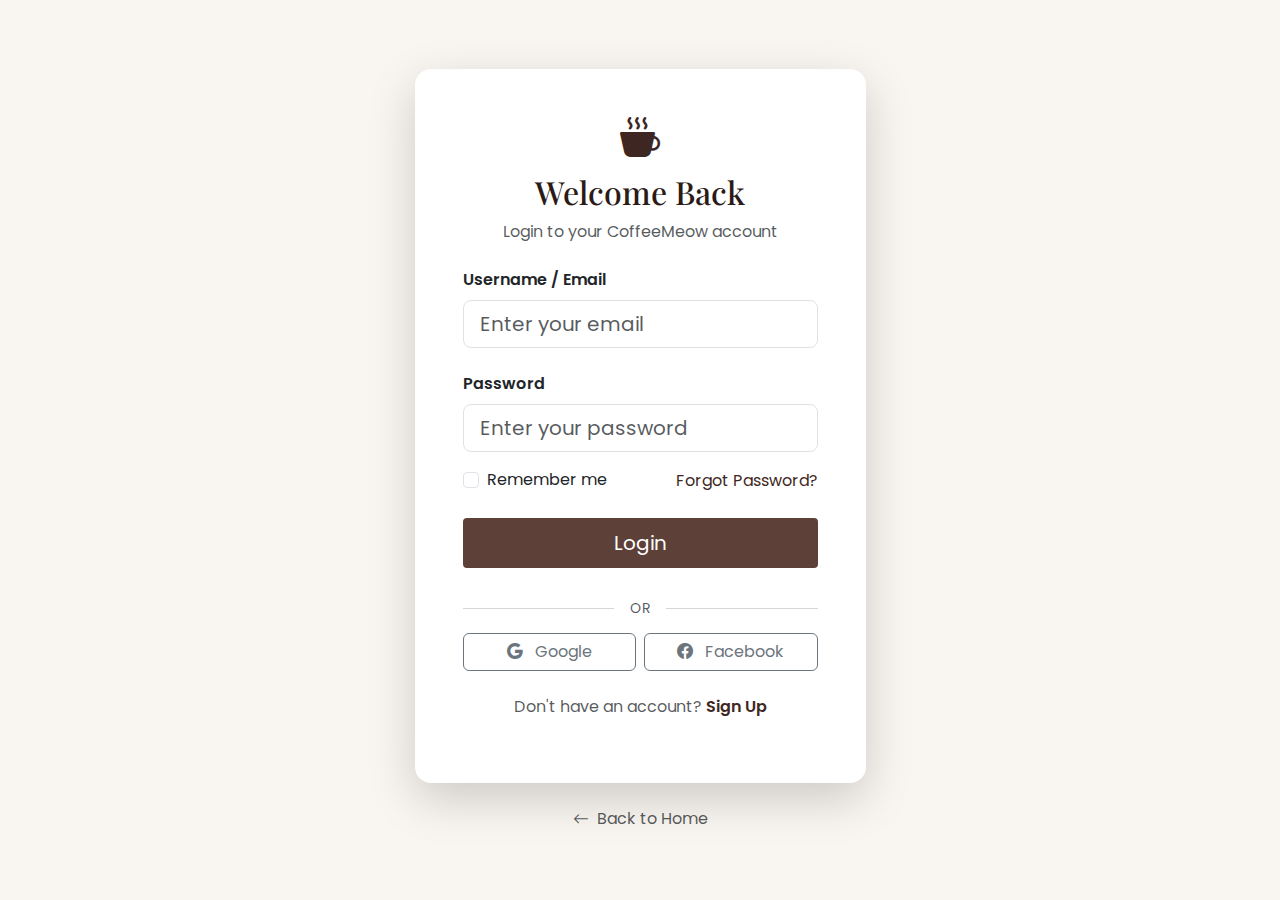
<file: login.html>
<html lang="en">
<head>
    <meta charset="UTF-8">
    <meta name="viewport" content="width=device-width, initial-scale=1.0">
    <title>Login Page</title>
    <link href="https://cdn.jsdelivr.net/npm/bootstrap@5.3.0/dist/css/bootstrap.min.css" rel="stylesheet">
    <link rel="stylesheet" href="styles.css">
     <link rel="stylesheet" href="https://cdn.jsdelivr.net/npm/bootstrap-icons@1.11.1/font/bootstrap-icons.css">
    <!-- Google Fonts -->
    <link rel="preconnect" href="https://fonts.googleapis.com">
    <link rel="preconnect" href="https://fonts.gstatic.com" crossorigin>
    <link href="https://fonts.googleapis.com/css2?family=Playfair+Display:ital,wght@0,400;0,600;0,700;1,400&family=Poppins:wght@300;400;500;600&display=swap" rel="stylesheet">
    

</head>
<body>

     <div class="bg-cream min-vh-100 d-flex align-items-center py-5">
        <div class="container">
            <div class="row justify-content-center">
                <div class="col-lg-5 col-md-7">
                    <div class="card border-0 shadow-lg rounded-4">
                        <div class="card-body p-5">
                            <!-- Logo & Title -->
                            <div class="text-center mb-4">
                                <div class="d-flex justify-content-center align-items-center gap-2 mb-3">
                                    <i class="bi bi-cup-hot-fill fs-1 text-coffee"></i>
                                </div>
                                <h2 class="mb-2" style="font-family: 'Playfair Display', serif; color: #2b1b17;">Welcome Back</h2>
                                <p class="text-muted mb-0">Login to your CoffeeMeow account</p>
                            </div>

                            <!-- Login Form -->
                            <form>
                                <div class="form-group mb-4">
                                    <label for="email" class="form-label fw-semibold">
                                        Username / Email
                                    </label>
                                    <input
                                        type="email"
                                        class="form-control form-control-lg"
                                        id="email"
                                        placeholder="Enter your email"
                                        required
                                    >
                                </div>

                                <div class="form-group mb-3">
                                    <label for="password" class="form-label fw-semibold">
                                        Password
                                    </label>
                                    <input
                                        type="password"
                                        class="form-control form-control-lg"
                                        id="password"
                                        placeholder="Enter your password"
                                        required
                                    >
                                </div>

                                <!-- Remember Me & Forgot Password -->
                                <div class="d-flex justify-content-between align-items-center mb-4">
                                    <div class="form-check">
                                        <input
                                            class="form-check-input"
                                            type="checkbox"
                                            id="rememberMe"
                                        >
                                        <label class="form-check-label" for="rememberMe">
                                            Remember me
                                        </label>
                                    </div>
                                    <a href="#" class="text-coffee text-decoration-none">
                                        Forgot Password?
                                    </a>
                                </div>

                                <!-- Login Button -->
                                <button type="submit" class="btn btn-coffee btn-lg w-100 mb-3">
                                    Login
                                </button>

                                <!-- Divider -->
                                <div class="position-relative my-4">
                                    <hr class="text-muted">
                                    <span class="position-absolute top-50 start-50 translate-middle bg-white px-3 text-muted small">
                                        OR
                                    </span>
                                </div>

                                <!-- Social Login -->
                                <div class="row g-2 mb-4">
                                    <div class="col-6">
                                        <button type="button" class="btn btn-outline-secondary w-100">
                                            <i class="bi bi-google me-2"></i>
                                            Google
                                        </button>
                                    </div>
                                    <div class="col-6">
                                        <button type="button" class="btn btn-outline-secondary w-100">
                                            <i class="bi bi-facebook me-2"></i>
                                            Facebook
                                        </button>
                                    </div>
                                </div>

                                <!-- Sign Up Link -->
                                <div class="text-center">
                                    <p class="mb-0 text-muted">
                                        Don't have an account? 
                                        <a href="register.html" class="text-coffee fw-semibold text-decoration-none">
                                            Sign Up
                                        </a>
                                    </p>
                                </div>
                            </form>
                        </div>
                    </div>

                    <!-- Back to Home -->
                    <div class="text-center mt-4">
                        <a href="index.html" class="text-muted text-decoration-none d-flex align-items-center justify-content-center gap-2">
                            <i class="bi bi-arrow-left"></i>
                            Back to Home
                        </a>
                    </div>
                </div>
            </div>
        </div>
    </div>

    <!-- Bootstrap Bundle with Popper -->
    <script src="https://cdn.jsdelivr.net/npm/bootstrap@5.3.2/dist/js/bootstrap.bundle.min.js"></script>

</body>
</html>
</file>
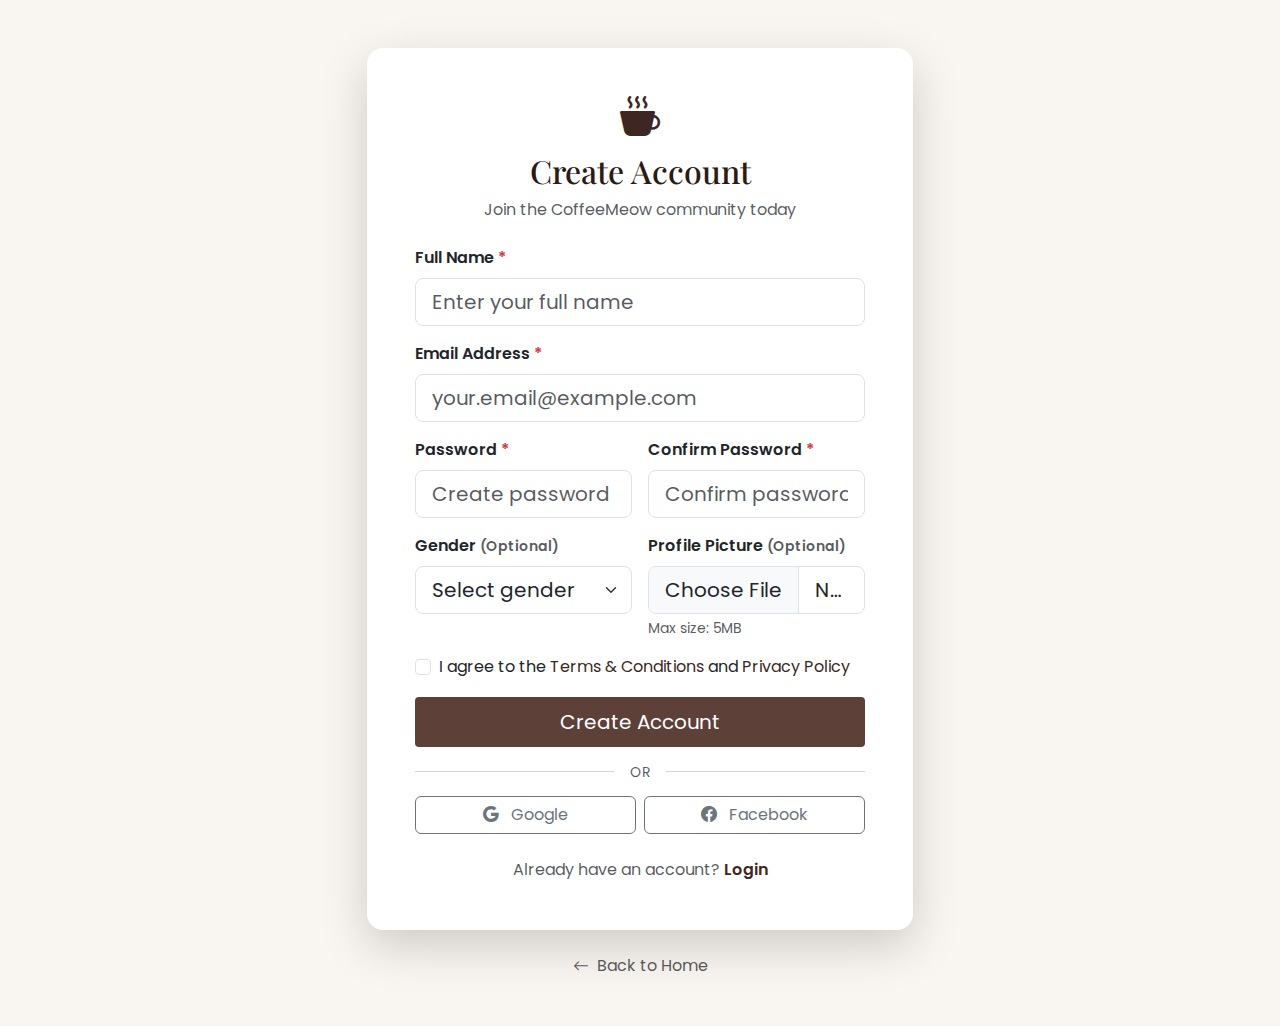
<file: register.html>
<html lang="en">
<head>
    <meta charset="UTF-8">
    <meta name="viewport" content="width=device-width, initial-scale=1.0">
    <title>Register Page</title>
    <link href="https://cdn.jsdelivr.net/npm/bootstrap@5.3.0/dist/css/bootstrap.min.css" rel="stylesheet">
    <link rel="stylesheet" href="styles.css">
     <link rel="stylesheet" href="https://cdn.jsdelivr.net/npm/bootstrap-icons@1.11.1/font/bootstrap-icons.css">
    <!-- Google Fonts -->
    <link rel="preconnect" href="https://fonts.googleapis.com">
    <link rel="preconnect" href="https://fonts.gstatic.com" crossorigin>
    <link href="https://fonts.googleapis.com/css2?family=Playfair+Display:ital,wght@0,400;0,600;0,700;1,400&family=Poppins:wght@300;400;500;600&display=swap" rel="stylesheet">
    

</head>
<body>
 <div class="bg-cream min-vh-100 d-flex align-items-center py-5">
        <div class="container">
            <div class="row justify-content-center">
                <div class="col-lg-6 col-md-8">
                    <div class="card border-0 shadow-lg rounded-4">
                        <div class="card-body p-5">
                            <!-- Logo & Title -->
                            <div class="text-center mb-4">
                                <div class="d-flex justify-content-center align-items-center gap-2 mb-3">
                                    <i class="bi bi-cup-hot-fill fs-1 text-coffee"></i>
                                </div>
                                <h2 class="mb-2" style="font-family: 'Playfair Display', serif; color: #2b1b17;">Create Account</h2>
                                <p class="text-muted mb-0">Join the CoffeeMeow community today</p>
                            </div>

                            <!-- Registration Form -->
                            <form class="needs-validation" novalidate>
                                <div class="row g-3">
                                    <!-- Name -->
                                    <div class="col-12">
                                        <div class="form-group">
                                            <label for="name" class="form-label fw-semibold">
                                                Full Name <span class="text-danger">*</span>
                                            </label>
                                            <input
                                                type="text"
                                                class="form-control form-control-lg"
                                                id="name"
                                                placeholder="Enter your full name"
                                                required
                                                minlength="3"
                                            >
                                            <div class="invalid-feedback">
                                                Please provide your full name (at least 3 characters).
                                            </div>
                                            <div class="valid-feedback">
                                                Looks good!
                                            </div>
                                        </div>
                                    </div>

                                    <!-- Email -->
                                    <div class="col-12">
                                        <div class="form-group">
                                            <label for="email" class="form-label fw-semibold">
                                                Email Address <span class="text-danger">*</span>
                                            </label>
                                            <input
                                                type="email"
                                                class="form-control form-control-lg"
                                                id="email"
                                                placeholder="your.email@example.com"
                                                required
                                            >
                                            <div class="invalid-feedback">
                                                Please provide a valid email address.
                                            </div>
                                            <div class="valid-feedback">
                                                Email looks good!
                                            </div>
                                        </div>
                                    </div>

                                    <!-- Password -->
                                    <div class="col-md-6">
                                        <div class="form-group">
                                            <label for="password" class="form-label fw-semibold">
                                                Password <span class="text-danger">*</span>
                                            </label>
                                            <input
                                                type="password"
                                                class="form-control form-control-lg"
                                                id="password"
                                                placeholder="Create password"
                                                required
                                                minlength="8"
                                            >
                                            <div class="invalid-feedback">
                                                Password must be at least 8 characters.
                                            </div>
                                        </div>
                                    </div>

                                    <!-- Confirm Password -->
                                    <div class="col-md-6">
                                        <div class="form-group">
                                            <label for="confirmPassword" class="form-label fw-semibold">
                                                Confirm Password <span class="text-danger">*</span>
                                            </label>
                                            <input
                                                type="password"
                                                class="form-control form-control-lg"
                                                id="confirmPassword"
                                                placeholder="Confirm password"
                                                required
                                                minlength="8"
                                            >
                                            <div class="invalid-feedback">
                                                Passwords must match.
                                            </div>
                                        </div>
                                    </div>

                                    <!-- Gender (Optional) -->
                                    <div class="col-md-6">
                                        <div class="form-group">
                                            <label for="gender" class="form-label fw-semibold">
                                                Gender <span class="text-muted small">(Optional)</span>
                                            </label>
                                            <select class="form-select form-select-lg" id="gender">
                                                <option value="">Select gender</option>
                                                <option value="male">Male</option>
                                                <option value="female">Female</option>
                                                <option value="other">Other</option>
                                                <option value="prefer-not-to-say">Prefer not to say</option>
                                            </select>
                                        </div>
                                    </div>

                                    <!-- Profile Picture (Optional) -->
                                    <div class="col-md-6">
                                        <div class="form-group">
                                            <label for="profilePicture" class="form-label fw-semibold">
                                                Profile Picture <span class="text-muted small">(Optional)</span>
                                            </label>
                                            <input
                                                type="file"
                                                class="form-control form-control-lg"
                                                id="profilePicture"
                                                accept="image/*"
                                            >
                                            <div class="form-text">Max size: 5MB</div>
                                        </div>
                                    </div>

                                    <!-- Terms & Conditions -->
                                    <div class="col-12">
                                        <div class="form-check">
                                            <input
                                                class="form-check-input"
                                                type="checkbox"
                                                id="terms"
                                                required
                                            >
                                            <label class="form-check-label" for="terms">
                                                I agree to the 
                                                <a href="#" class="text-coffee text-decoration-none">
                                                    Terms & Conditions
                                                </a> 
                                                and 
                                                <a href="#" class="text-coffee text-decoration-none">
                                                    Privacy Policy
                                                </a>
                                            </label>
                                            <div class="invalid-feedback">
                                                You must agree before submitting.
                                            </div>
                                        </div>
                                    </div>

                                    <!-- Register Button -->
                                    <div class="col-12 mt-3">
                                        <button type="submit" class="btn btn-coffee btn-lg w-100">
                                            Create Account
                                        </button>
                                    </div>
                                </div>
                            </form>

                            <!-- Divider -->
                            <div class="position-relative my-4">
                                <hr class="text-muted">
                                <span class="position-absolute top-50 start-50 translate-middle bg-white px-3 text-muted small">
                                    OR
                                </span>
                            </div>

                            <!-- Social Registration -->
                            <div class="row g-2 mb-4">
                                <div class="col-6">
                                    <button type="button" class="btn btn-outline-secondary w-100">
                                        <i class="bi bi-google me-2"></i>
                                        Google
                                    </button>
                                </div>
                                <div class="col-6">
                                    <button type="button" class="btn btn-outline-secondary w-100">
                                        <i class="bi bi-facebook me-2"></i>
                                        Facebook
                                    </button>
                                </div>
                            </div>

                            <!-- Login Link -->
                            <div class="text-center">
                                <p class="mb-0 text-muted">
                                    Already have an account? 
                                    <a href="login.html" class="text-coffee fw-semibold text-decoration-none">
                                        Login
                                    </a>
                                </p>
                            </div>
                        </div>
                    </div>

                    <!-- Back to Home -->
                    <div class="text-center mt-4">
                        <a href="index.html" class="text-muted text-decoration-none d-flex align-items-center justify-content-center gap-2">
                            <i class="bi bi-arrow-left"></i>
                            Back to Home
                        </a>
                    </div>
                </div>
            </div>
        </div>
    </div>
   
    <!-- Bootstrap Bundle with Popper -->
    <script src="https://cdn.jsdelivr.net/npm/bootstrap@5.3.2/dist/js/bootstrap.bundle.min.js"></script>

</body>
</html>
</file>
<file: styles.css>
* {
    scroll-behavior: smooth;
}

 body {
            font-family: 'Poppins', sans-serif;
            background-color: #f9f5f0;
            color: #3e2723;
        }

        h1, h2, h3, h4, h5, h6, .navbar-brand {
            font-family: 'Playfair Display', serif;
        }

        .bg-cream {
            background-color: #f9f5f0;
        }

        .text-coffee {
            color: #3e2723;
        }

        .btn-coffee {
            background-color: #5d4037;
            color: #fff;
            border: none;
            padding: 10px 25px;
            border-radius: 4px;
            transition: all 0.3s ease;
        }

        .btn-coffee:hover {
            background-color: #4e342e;
            color: #fff;
            transform: translateY(-2px);
            box-shadow: 0 4px 6px rgba(0,0,0,0.1);
        }

       .navbar .nav-link {
            color: #3e2723 !important;
            font-weight: 500;
            padding: 0 15px;
            transition: color 0.3s ease;
        }

        .navbar .nav-link:hover, .navbar .nav-link.active {
            color: #8d6e63 !important;
        }

        .navbar-toggler {
            border-color: #3e2723;
        }

        .navbar-toggler-icon {
            background-image: url("data:image/svg+xml,%3csvg xmlns='http://www.w3.org/2000/svg' viewBox='0 0 30 30'%3e%3cpath stroke='%233e2723' stroke-linecap='round' stroke-miterlimit='10' stroke-width='2' d='M4 7h22M4 15h22M4 23h22'/%3e%3c/svg%3e") !important;
        }

        .navbar-brand {
            font-weight: 700;
            font-size: 1.5rem;
            display: flex;
            align-items: center;
            gap: 10px;
        }

        .hero-section {
            min-height: 80vh;
            display: flex;
            align-items: center;
            position: relative;
            padding-top: 50px;
            padding-bottom: 50px;
        }

        .hero-title {
            font-size: 4.5rem;
            line-height: 1.1;
            margin-bottom: 1.5rem;
            color: #2b1b17;
        }

        .hero-subtitle {
            font-size: 1.1rem;
            color: #5d4037;
            margin-bottom: 2rem;
            max-width: 500px;
            line-height: 1.6;
        }

        .hero-image-container {
            position: relative;
            z-index: 1;
        }

        .hero-image {
            max-width: 100%;
            height: auto;
            animation: float 6s ease-in-out infinite;
        }

        @keyframes float {
            0% { transform: translateY(0px); }
            50% { transform: translateY(-20px); }
            100% { transform: translateY(0px); }
        }

        /* Decoration lines */
        .title-decoration {
            width: 50px;
            height: 1px;
            background-color: #aaa;
            margin-bottom: 20px;
            position: relative;
        }
        .title-decoration::after {
            content: '';
            position: absolute;
            right: 0;
            top: -2px;
            width: 5px;
            height: 5px;
            border-right: 1px solid #aaa;
            border-top: 1px solid #aaa;
            transform: rotate(45deg);
        }
        
        /* Responsive adjustments */
        @media (max-width: 991.98px) {
            .hero-title {
                font-size: 3rem;
            }
            .hero-section {
                text-align: center;
            }
            .hero-subtitle {
                margin-left: auto;
                margin-right: auto;
            }
            .title-decoration {
                margin-left: auto;
                margin-right: auto;
            }
        }

/* Features Section */
.coffee-section {
  background-color: #f5f5f5;
  padding: 80px 0;
  min-height: 100vh;
  display: flex;
  align-items: center;
}

.coffee-label {
  font-size: 14px;
  color: #666;
  margin-bottom: 10px;
  letter-spacing: 0.5px;
  text-transform: uppercase;
}

.coffee-title {
  font-family: 'Playfair Display', serif;
  font-size: 48px;
  font-weight: 700;
  margin-bottom: 24px;
  color: #2c2c2c;
  line-height: 1.2;
}

.coffee-description {
  color: #666;
  font-size: 16px;
  line-height: 1.8;
  margin-bottom: 32px;
}

.explore-btn {
  background-color: #6b4423;
  color: white;
  padding: 14px 32px;
  border: none;
  border-radius: 2px;
  font-size: 14px;
  cursor: pointer;
  transition: background-color 0.3s ease;
  text-transform: uppercase;
  letter-spacing: 1px;
}

.explore-btn:hover {
  background-color: #552f15;
}

.coffee-image {
  width: 100%;
  height: auto;
  object-fit: cover;
  border-radius: 4px;
  box-shadow: 0 10px 10px rgba(0, 0, 0, 0.1);
}

@media (max-width: 991px) {
  .coffee-title {
    font-size: 36px;
  }
  
  .coffee-section {
    padding: 60px 0;
  }
}

@media (max-width: 576px) {
  .coffee-title {
    font-size: 28px;
  }
  
  .coffee-section {
    padding: 40px 0;
  }
}

/* Footer Styles */
        .bg-coffee-dark {
            background-color: #2b1b17; /* Very dark brown */
            color: #f9f5f0;
        }

        .footer-heading {
            font-family: 'Playfair Display', serif;
            font-weight: 700;
            margin-bottom: 1.5rem;
            font-size: 1.1rem;
            letter-spacing: 1px;
            text-transform: uppercase;
            color: #fff;
        }

        .footer-link {
            color: #bcaaa4; /* Lighter brown/grey for links */
            text-decoration: none;
            transition: color 0.3s ease;
            display: block;
            margin-bottom: 0.8rem;
            font-size: 0.95rem;
        }

        .footer-link:hover {
            color: #fff;
            transform: translateX(5px);
            display: inline-block;
        }

        .social-icon {
            width: 40px;
            height: 40px;
            display: inline-flex;
            align-items: center;
            justify-content: center;
            background-color: rgba(255,255,255,0.05);
            border-radius: 50%;
            color: #fff;
            transition: all 0.3s ease;
            text-decoration: none;
            margin-right: 10px;
        }

        .social-icon:hover {
            background-color: #5d4037;
            color: #fff;
            transform: translateY(-3px);
        }

        .footer-divider {
            border-top: 1px solid rgba(255,255,255,0.1);
            margin: 3rem 0 2rem 0;
        }

        .scroll-top-btn {
            width: 45px;
            height: 45px;
            background-color: #5d4037;
            color: #fff;
            border-radius: 50%;
            display: flex;
            align-items: center;
            justify-content: center;
            text-decoration: none;
            transition: all 0.3s ease;
            border: 1px solid rgba(255,255,255,0.1);
        }

        .scroll-top-btn:hover {
            background-color: #8d6e63;
            color: #fff;
            transform: translateY(-3px);
        }
        
        /* Responsive adjustments */
        @media (max-width: 991.98px) {
            .hero-title {
                font-size: 3rem;
            }
            .hero-section {
                text-align: center;
            }
            .hero-subtitle {
                margin-left: auto;
                margin-right: auto;
            }
            .title-decoration {
                margin-left: auto;
                margin-right: auto;
            }
        }
</file>
